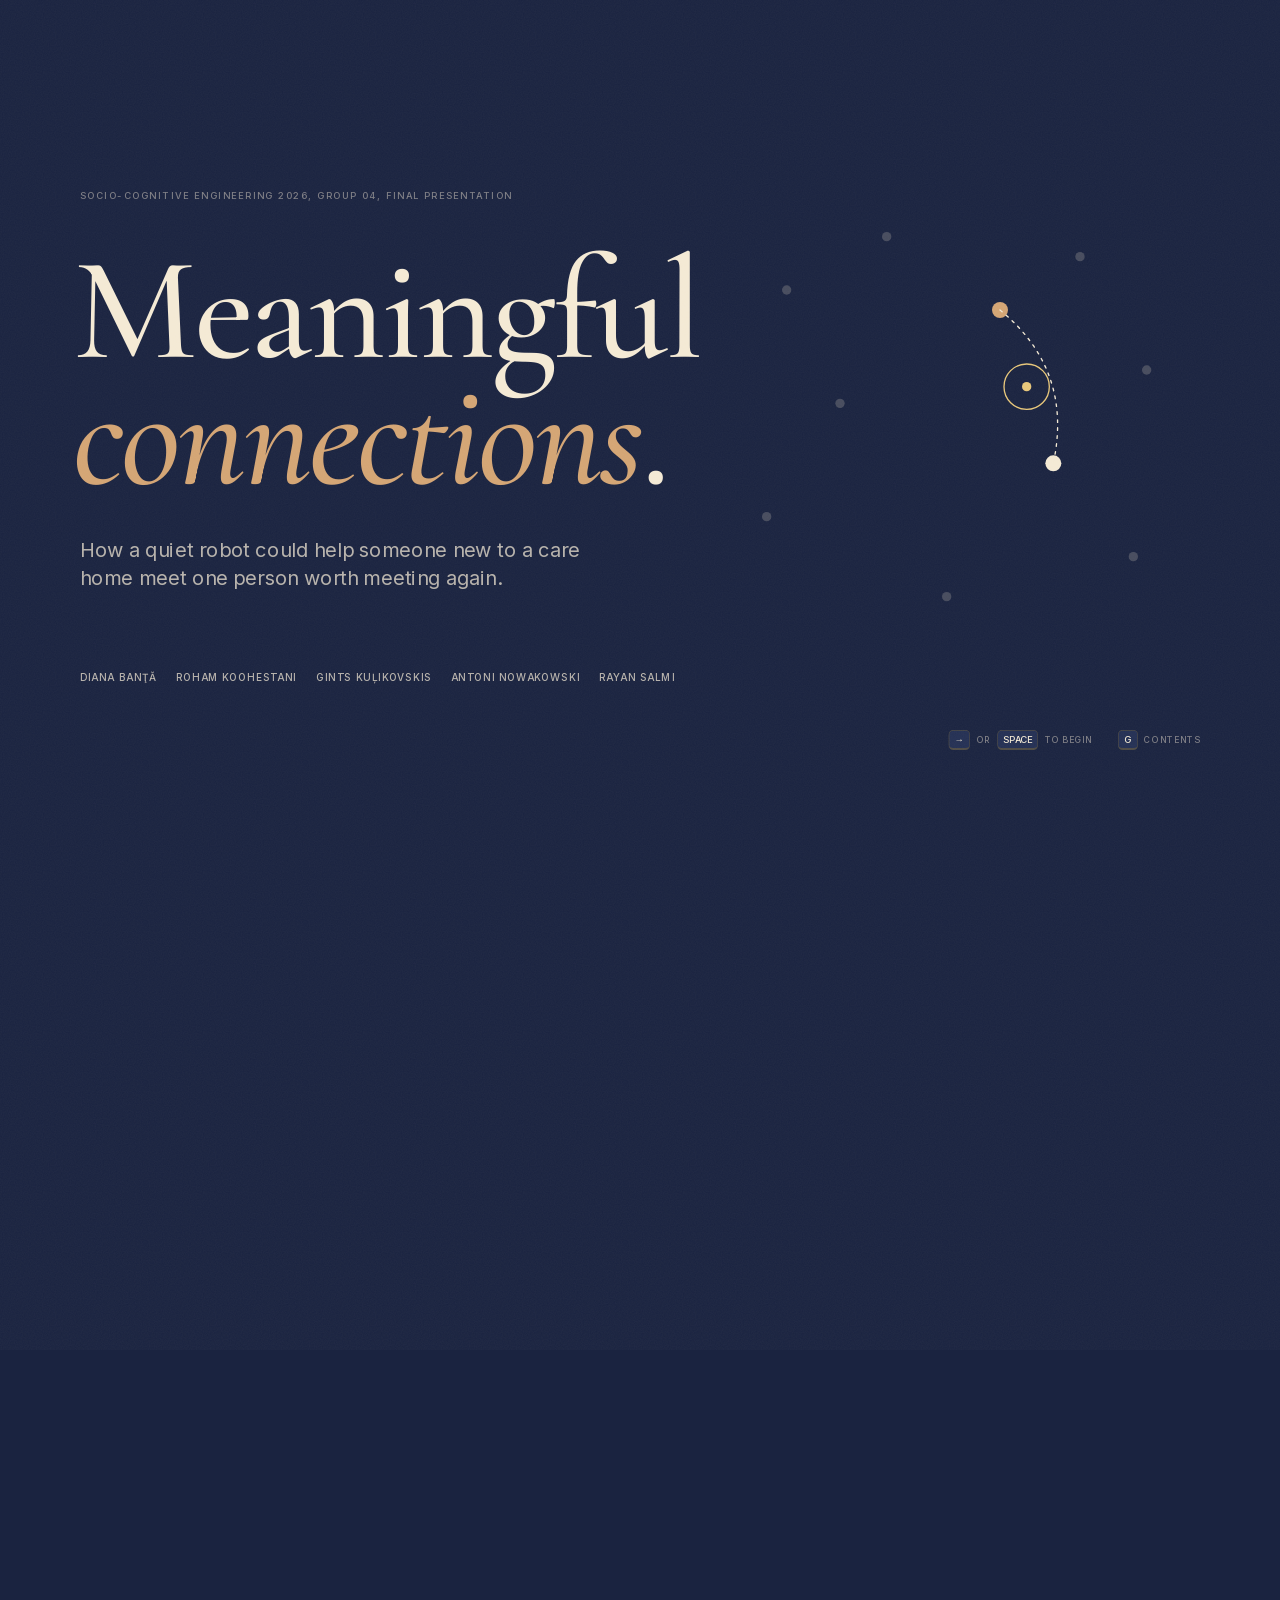
<file: final-presentation/index.html>
<!doctype html>
<html lang="en">
<head>
  <meta charset="utf-8">
  <meta name="viewport" content="width=device-width, initial-scale=1">
  <title>Meaningful connections, SCE 2026 Group 04</title>
  <meta name="description" content="Final presentation, Socio-Cognitive Engineering 2026, Group 04: a quiet robot that helps a newcomer to a care home meet one person worth meeting again.">
  <link rel="icon" href="data:image/svg+xml,%3Csvg xmlns=%22http://www.w3.org/2000/svg%22 viewBox=%220 0 32 32%22%3E%3Crect width=%2232%22 height=%2232%22 rx=%227%22 fill=%22%23F2EDE4%22/%3E%3Cpath d=%22M9 20 Q16 8 23 14%22 fill=%22none%22 stroke=%22%2317150F%22 stroke-width=%222%22/%3E%3Ccircle cx=%229%22 cy=%2220%22 r=%224%22 fill=%22%23D2552C%22/%3E%3Ccircle cx=%2223%22 cy=%2214%22 r=%224%22 fill=%22%232B7A65%22/%3E%3C/svg%3E">
  <link rel="stylesheet" href="css/style.css">
</head>
<body>
  <!-- Scroll length lives here; the stage itself is fixed and scrubbed by scroll position. -->
  <div id="scroller" aria-hidden="true"></div>

  <main id="stage" aria-live="polite">
    <svg id="art" viewBox="0 0 1920 1080" width="1920" height="1080" aria-hidden="true"></svg>
    <div id="layer"></div>
    <div id="hud"></div>
  </main>

  <div id="index" hidden></div>
  <div id="notes" hidden></div>
  <noscript><p class="noscript">This presentation needs JavaScript.</p></noscript>

  <script src="vendor/gsap.min.js"></script>
  <script src="js/engine.js"></script>
  <script src="js/lib.js"></script>
  <script src="js/scenes-a.js"></script>
  <script src="js/scenes-b.js"></script>
  <script src="js/scenes-d.js"></script>
  <script src="js/scenes-e.js"></script>
  <script src="js/notes.js"></script>
  <script src="js/main.js"></script>
</body>
</html>
</file>
<file: final-presentation/css/style.css>
/* ------------------------------------------------------------------
   Fonts (vendored so the deck runs offline)
   ------------------------------------------------------------------ */
@font-face { font-family: "Cormorant Garamond"; font-style: normal; font-weight: 400; font-display: block; src: url(../fonts/CormorantGaramond-400-normal.woff2) format("woff2"); unicode-range: U+0000-00FF, U+0131, U+0152-0153, U+02BB-02BC, U+02C6, U+02DA, U+02DC, U+0304, U+0308, U+0329, U+2000-206F, U+20AC, U+2122, U+2191, U+2193, U+2212, U+2215, U+FEFF, U+FFFD; }
@font-face { font-family: "Cormorant Garamond"; font-style: normal; font-weight: 400; font-display: block; src: url(../fonts/CormorantGaramond-400-normal-ext.woff2) format("woff2"); unicode-range: U+0100-02BA, U+02BD-02C5, U+02C7-02CC, U+02CE-02D7, U+02DD-02FF, U+1E00-1E9F, U+1EF2-1EFF, U+2C60-2C7F, U+A720-A7FF; }
@font-face { font-family: "Cormorant Garamond"; font-style: italic; font-weight: 400; font-display: block; src: url(../fonts/CormorantGaramond-400-italic.woff2) format("woff2"); unicode-range: U+0000-00FF, U+0131, U+0152-0153, U+02BB-02BC, U+02C6, U+02DA, U+02DC, U+0304, U+0308, U+0329, U+2000-206F, U+20AC, U+2122, U+2191, U+2193, U+2212, U+2215, U+FEFF, U+FFFD; }
@font-face { font-family: "Cormorant Garamond"; font-style: italic; font-weight: 400; font-display: block; src: url(../fonts/CormorantGaramond-400-italic-ext.woff2) format("woff2"); unicode-range: U+0100-02BA, U+02BD-02C5, U+02C7-02CC, U+02CE-02D7, U+02DD-02FF, U+1E00-1E9F, U+1EF2-1EFF, U+2C60-2C7F, U+A720-A7FF; }
@font-face { font-family: "Cormorant Garamond"; font-style: normal; font-weight: 500; font-display: block; src: url(../fonts/CormorantGaramond-500-normal.woff2) format("woff2"); unicode-range: U+0000-00FF, U+0131, U+0152-0153, U+02BB-02BC, U+02C6, U+02DA, U+02DC, U+0304, U+0308, U+0329, U+2000-206F, U+20AC, U+2122, U+2191, U+2193, U+2212, U+2215, U+FEFF, U+FFFD; }
@font-face { font-family: "Cormorant Garamond"; font-style: normal; font-weight: 500; font-display: block; src: url(../fonts/CormorantGaramond-500-normal-ext.woff2) format("woff2"); unicode-range: U+0100-02BA, U+02BD-02C5, U+02C7-02CC, U+02CE-02D7, U+02DD-02FF, U+1E00-1E9F, U+1EF2-1EFF, U+2C60-2C7F, U+A720-A7FF; }
@font-face { font-family: "Cormorant Garamond"; font-style: italic; font-weight: 500; font-display: block; src: url(../fonts/CormorantGaramond-500-italic.woff2) format("woff2"); unicode-range: U+0000-00FF, U+0131, U+0152-0153, U+02BB-02BC, U+02C6, U+02DA, U+02DC, U+0304, U+0308, U+0329, U+2000-206F, U+20AC, U+2122, U+2191, U+2193, U+2212, U+2215, U+FEFF, U+FFFD; }
@font-face { font-family: "Cormorant Garamond"; font-style: italic; font-weight: 500; font-display: block; src: url(../fonts/CormorantGaramond-500-italic-ext.woff2) format("woff2"); unicode-range: U+0100-02BA, U+02BD-02C5, U+02C7-02CC, U+02CE-02D7, U+02DD-02FF, U+1E00-1E9F, U+1EF2-1EFF, U+2C60-2C7F, U+A720-A7FF; }
@font-face { font-family: "Cormorant Garamond"; font-style: normal; font-weight: 600; font-display: block; src: url(../fonts/CormorantGaramond-600-normal.woff2) format("woff2"); unicode-range: U+0000-00FF, U+0131, U+0152-0153, U+02BB-02BC, U+02C6, U+02DA, U+02DC, U+0304, U+0308, U+0329, U+2000-206F, U+20AC, U+2122, U+2191, U+2193, U+2212, U+2215, U+FEFF, U+FFFD; }
@font-face { font-family: "Cormorant Garamond"; font-style: normal; font-weight: 600; font-display: block; src: url(../fonts/CormorantGaramond-600-normal-ext.woff2) format("woff2"); unicode-range: U+0100-02BA, U+02BD-02C5, U+02C7-02CC, U+02CE-02D7, U+02DD-02FF, U+1E00-1E9F, U+1EF2-1EFF, U+2C60-2C7F, U+A720-A7FF; }
@font-face { font-family: "Cormorant Garamond"; font-style: italic; font-weight: 600; font-display: block; src: url(../fonts/CormorantGaramond-600-italic.woff2) format("woff2"); unicode-range: U+0000-00FF, U+0131, U+0152-0153, U+02BB-02BC, U+02C6, U+02DA, U+02DC, U+0304, U+0308, U+0329, U+2000-206F, U+20AC, U+2122, U+2191, U+2193, U+2212, U+2215, U+FEFF, U+FFFD; }
@font-face { font-family: "Cormorant Garamond"; font-style: italic; font-weight: 600; font-display: block; src: url(../fonts/CormorantGaramond-600-italic-ext.woff2) format("woff2"); unicode-range: U+0100-02BA, U+02BD-02C5, U+02C7-02CC, U+02CE-02D7, U+02DD-02FF, U+1E00-1E9F, U+1EF2-1EFF, U+2C60-2C7F, U+A720-A7FF; }
@font-face { font-family: "Inter"; font-style: normal; font-weight: 300 700; font-display: block; src: url(../fonts/Inter-Variable.woff2) format("woff2"); unicode-range: U+0000-00FF, U+0131, U+0152-0153, U+02BB-02BC, U+02C6, U+02DA, U+02DC, U+0304, U+0308, U+0329, U+2000-206F, U+20AC, U+2122, U+2191, U+2193, U+2212, U+2215, U+FEFF, U+FFFD; }
@font-face { font-family: "Inter"; font-style: normal; font-weight: 300 700; font-display: block; src: url(../fonts/Inter-Variable-ext.woff2) format("woff2"); unicode-range: U+0100-02BA, U+02BD-02C5, U+02C7-02CC, U+02CE-02D7, U+02DD-02FF, U+1E00-1E9F, U+1EF2-1EFF, U+2C60-2C7F, U+A720-A7FF; }

/* ------------------------------------------------------------------
   Palette. One meaning per accent, everywhere:
   tan = Elena (the newcomer), cream = Jan, gold = Pepper and the System,
   blue-grey = Myra (the care worker), grey = the morning-care line,
   coral = a tension, risk or adverse claim
   ------------------------------------------------------------------ */
:root {
  --bg: #1A2340;
  --bg-2: #243054;
  --card: #243054;
  --ink: #F4EAD5;
  --ink-2: rgba(244, 234, 213, .72);
  --muted: rgba(244, 234, 213, .46);
  --line: #4E4B46;
  --elena: #D4A574;
  --jan: #F4EAD5;
  --sys: #E8C77A;
  --myra: #A9B4D6;
  --mc: #8C8A84;
  --alert: #E08A72;

  --serif: "Cormorant Garamond", "Iowan Old Style", Georgia, serif;
  --sans: "Inter", -apple-system, "Segoe UI", Helvetica, Arial, sans-serif;
  --mono: "Inter", -apple-system, "Segoe UI", Helvetica, Arial, sans-serif;
}

* { box-sizing: border-box; }
html { background: var(--bg); scrollbar-width: none; }
html::-webkit-scrollbar { display: none; }
body {
  margin: 0; background: var(--bg); color: var(--ink);
  font-family: var(--sans);
  -webkit-font-smoothing: antialiased; text-rendering: optimizeLegibility;
  overflow-x: hidden;
  font-variant-numeric: lining-nums;
}
/* Paper grain */
body::after {
  content: ""; position: fixed; inset: -50%; pointer-events: none; z-index: 3; opacity: .05;
  background-image: url("data:image/svg+xml;utf8,<svg xmlns='http://www.w3.org/2000/svg' width='160' height='160'><filter id='n'><feTurbulence type='fractalNoise' baseFrequency='.85' numOctaves='2' stitchTiles='stitch'/><feColorMatrix values='0 0 0 0 1  0 0 0 0 .95  0 0 0 0 .85  0 0 0 .8 0'/></filter><rect width='100%' height='100%' filter='url(%23n)'/></svg>");
}

#scroller { position: relative; width: 1px; z-index: -1; }
#stage {
  position: fixed; left: 50%; top: 50%; width: 1920px; height: 1080px;
  transform-origin: 50% 50%; z-index: 1; user-select: none; -webkit-user-select: none;
}
#art, #layer, #hud { position: absolute; left: 0; top: 0; width: 1920px; height: 1080px; }
#art { overflow: visible; }
#layer { pointer-events: none; }
#layer a { pointer-events: auto; }
#hud { pointer-events: none; z-index: 5; }
.noscript { position: fixed; inset: 0; display: grid; place-items: center; font: 24px var(--sans); }

.abs { position: absolute; }
em { font-style: italic; }
.c-elena { color: var(--elena); } .c-jan { color: var(--jan); } .c-sys { color: var(--sys); }
.c-myra { color: var(--myra); } .c-mc { color: var(--mc); } .c-alert { color: var(--alert); } .c-muted { color: var(--muted); }

a { color: inherit; }
a.ref {
  text-decoration: none; border-bottom: 1px solid currentColor; padding-bottom: 1px;
  transition: color .2s;
}
a.ref:hover { color: var(--sys); }

/* ------------------------------------------------------------------
   Type
   ------------------------------------------------------------------ */
.kicker, .cap .k, .label {
  font: 500 14px/1.2 var(--sans); letter-spacing: .16em; text-transform: uppercase; color: var(--muted);
}
.cap { position: absolute; width: 640px; }
.cap .k { margin-bottom: 26px; display: flex; align-items: center; gap: 14px; }
.cap .k::before { content: ""; width: 30px; height: 1.5px; background: currentColor; }
.cap h2 {
  font: 500 86px/.98 var(--serif); letter-spacing: -.01em; margin: 0 0 26px;
  text-wrap: balance;
}
.cap h2 em { color: var(--elena); font-style: italic; }
.cap .b { font: 400 25px/1.5 var(--sans); color: var(--ink-2); margin: 0 0 24px; text-wrap: pretty; }
.cap .b b { color: var(--ink); font-weight: 600; }
.cap .c {
  font: 400 14px/1.6 var(--mono); letter-spacing: .04em; color: var(--muted);
  padding-top: 14px; border-top: 1px solid var(--line); display: inline-block;
}
.cap .c a.ref { color: var(--ink-2); }
.cap.wide { width: 1500px; }
.cap.wide h2 { font-size: 84px; margin-bottom: 18px; }
.cap.wide .b { max-width: 1180px; }
/* Scenario beats: the headline shares the column with spoken lines */
.cap.scene { width: 760px; }
.cap.scene h2 { font-size: 66px; margin-bottom: 20px; }

.statement h1 { font: 500 220px/.86 var(--serif); letter-spacing: -.02em; margin: 0; }
.statement h1 em { color: var(--elena); }
.lede { font: 400 30px/1.42 var(--sans); color: var(--ink-2); text-wrap: pretty; margin: 0; }

/* Day marker in the story chapters */
.day { position: absolute; right: 120px; top: 108px; text-align: right; }
.day .n { font: italic 500 72px/1 var(--serif); color: var(--ink); }
.day .w { font: 500 13px/1 var(--mono); letter-spacing: .16em; text-transform: uppercase; color: var(--muted); margin-top: 8px; }

/* Spoken lines */
.line { position: absolute; width: 560px; }
.line .who { font: 500 12px/1 var(--mono); letter-spacing: .16em; text-transform: uppercase; margin-bottom: 12px; }
.line .say { font: italic 500 46px/1.12 var(--serif); color: var(--ink); text-wrap: balance; }
.line.sys .who { color: var(--muted); } .line.sys .say { color: var(--sys); }
.line.elena .who { color: var(--elena); } .line.jan .who { color: var(--jan); } .line.myra .who { color: var(--myra); }

/* ------------------------------------------------------------------
   Simple PowerPoint-style opening slides
   ------------------------------------------------------------------ */
.ppt-slide {
  position: absolute; left: 140px; top: 175px; width: 1640px;
}
.ppt-slide .k {
  font: 500 14px/1.2 var(--sans); letter-spacing: .16em; text-transform: uppercase;
  color: var(--elena); margin-bottom: 28px; display: flex; align-items: center; gap: 14px;
}
.ppt-slide .k::before { content: ""; width: 30px; height: 1.5px; background: currentColor; }
.ppt-slide h2 {
  font: 500 88px/1.04 var(--serif); letter-spacing: -.01em; margin: 0 0 56px;
  max-width: 1420px; text-wrap: balance;
}
.ppt-slide h2 em { color: var(--elena); font-style: italic; }
.ppt-pills {
  display: flex; flex-wrap: wrap; gap: 20px; margin-top: 12px;
}
.ppt-pill {
  font: 400 24px/1.2 var(--sans); color: var(--ink);
  background: var(--card); border: 1px solid var(--line); border-radius: 99px;
  padding: 20px 34px;
}
.ppt-grid-3 {
  display: grid; grid-template-columns: repeat(3, 1fr); gap: 32px;
}
.ppt-grid-2 {
  display: grid; grid-template-columns: repeat(2, 1fr); gap: 40px;
}
.ppt-card {
  background: var(--card); border: 1px solid var(--line); border-radius: 18px;
  padding: 36px 40px;
}
.ppt-card.accent {
  border-color: rgba(212, 165, 116, .55);
}
.ppt-card .num {
  font: 500 14px/1 var(--mono); letter-spacing: .16em; text-transform: uppercase;
  color: var(--elena); margin-bottom: 18px;
}
.ppt-card h3 {
  font: 500 48px/1.06 var(--serif); margin: 0 0 14px; color: var(--ink);
}
.ppt-card p {
  font: 400 22px/1.45 var(--sans); color: var(--ink-2); margin: 0;
}
.ppt-list {
  list-style: none; padding: 0; margin: 18px 0 0; display: grid; gap: 18px;
}
.ppt-list li {
  font: 400 24px/1.4 var(--sans); color: var(--ink-2);
  display: flex; align-items: baseline; gap: 16px;
}
.ppt-list li::before {
  content: ""; width: 8px; height: 8px; border-radius: 50%;
  background: var(--muted); flex: none; transform: translateY(-3px);
}
.ppt-card.accent .ppt-list li::before {
  background: var(--elena);
}
.ppt-list li b {
  color: var(--ink); font-weight: 600;
}

/* ------------------------------------------------------------------
   Pieces
   ------------------------------------------------------------------ */
.card {
  position: absolute; background: var(--card); border: 1px solid var(--line); border-radius: 16px;
  padding: 26px 28px; box-shadow: none;
}
.card .id { font: 500 12px/1 var(--mono); letter-spacing: .14em; text-transform: uppercase; color: var(--accent, var(--muted)); }
.card h3 { font: 500 42px/1.02 var(--serif); margin: 14px 0 12px; }
.card p { font: 400 18px/1.45 var(--sans); color: var(--ink-2); margin: 0; }
.card .foot { margin-top: 16px; font: 400 13px/1.5 var(--mono); color: var(--muted); }
.card .foot a.ref { color: var(--ink-2); }
.card.alert { border-color: rgba(224,138,114,.55); }

.persona { padding: 0; overflow: hidden; display: grid; grid-template-columns: 240px 1fr; }
.persona img { width: 240px; height: 100%; object-fit: cover; display: block; filter: saturate(.85); }
.persona .body { padding: 28px 30px; }
.persona .name { font: 400 72px/.9 var(--serif); margin: 10px 0 14px; }
.persona p { font-size: 18px; margin-bottom: 12px; }
.persona .tags { display: flex; flex-wrap: wrap; gap: 8px; margin-top: 14px; }

.tag {
  display: inline-block; font: 500 12px/1 var(--mono); letter-spacing: .08em; text-transform: uppercase;
  padding: 7px 10px; border-radius: 99px; border: 1px solid currentColor; white-space: nowrap;
}
.tag.solid { color: var(--bg) !important; border-color: transparent; }

.shot {
  position: absolute; border-radius: 14px; overflow: hidden; background: #fff;
  border: 1px solid var(--line); box-shadow: 0 30px 80px -30px rgba(0,0,0,.6);
}
.shot img { display: block; width: 100%; height: auto; }
.shot-cap { position: absolute; font: 400 14px/1.5 var(--mono); color: var(--muted); letter-spacing: .03em; }

.rowlist { position: absolute; }
.rowlist .r {
  display: grid; grid-template-columns: 110px 1fr; gap: 18px; align-items: baseline;
  padding: 16px 0; border-top: 1px solid var(--line);
}
.rowlist .r:last-child { border-bottom: 1px solid var(--line); }
.rowlist .r .i { font: 500 13px/1.3 var(--mono); letter-spacing: .08em; color: var(--accent, var(--sys)); }
.rowlist .r .t { font: 500 36px/1.1 var(--serif); }
.rowlist .r .t small { display: block; font: 400 17px/1.45 var(--sans); color: var(--ink-2); margin-top: 6px; }
.rowlist .r .t small a.ref { color: var(--ink-2); }
.rowlist .r.adverse .i { color: var(--alert); }
.rowlist .r.adverse .t { color: var(--alert); }

/* Assignment sections use document flow inside one bounded stage region.
   Heading and body cannot collide when a title wraps onto a second line. */
.brief-slide {
  position: absolute; left: 120px; top: 155px; width: 1680px;
  max-height: 800px; display: flex; flex-direction: column;
}
.brief-slide header { flex: none; }
.brief-slide .kicker { color: var(--elena); display: flex; align-items: center; gap: 18px; }
.brief-slide h2 { font: 500 76px/1.02 var(--serif); letter-spacing: -.01em; margin: 24px 0 20px; max-width: 1560px; }
.brief-lead { font: 400 24px/1.45 var(--sans); color: var(--ink-2); max-width: 1510px; margin: 0; }
.brief-body { margin-top: 38px; }
.brief-table { width: 100%; border-collapse: collapse; table-layout: fixed; }
.brief-table th { font: 500 13px/1.35 var(--mono); text-align: left; text-transform: uppercase; letter-spacing: .12em; color: var(--muted); padding: 0 24px 16px 0; }
.brief-table td { font: 400 24px/1.42 var(--sans); vertical-align: top; border-top: 1px solid var(--line); padding: 20px 30px 20px 0; color: var(--ink-2); overflow-wrap: anywhere; }
.brief-table th:first-child, .brief-table td:first-child { width: 24%; }
.brief-table td:first-child { font: 500 30px/1.16 var(--serif); color: var(--ink); }
.brief-table th:last-child, .brief-table td:last-child { padding-right: 0; }
.brief-table td b { font-weight: 500; color: var(--ink); }
.brief-table small { display: block; font: 400 13px/1.5 var(--mono); color: var(--muted); margin-top: 10px; }
.brief-table.brief-compact td { font-size: 20px; line-height: 1.28; padding-top: 13px; padding-bottom: 13px; }
.brief-table.brief-compact td:first-child { font-size: 25px; }
.brief-table.brief-compact small { font-size: 11px; margin-top: 5px; }
.brief-id { color: var(--sys); }
.brief-verdicts td { font-size: 22px; padding-right: 24px; }
.brief-verdicts th:first-child, .brief-verdicts td:first-child { width: 16%; }
.brief-verdicts th { width: 28%; }
.brief-three, .brief-two { display: grid; gap: 42px; grid-template-columns: repeat(3, minmax(0, 1fr)); }
.brief-two { grid-template-columns: repeat(2, minmax(0, 1fr)); gap: 50px; }
.brief-three > div, .brief-two > div { border-top: 1px solid var(--line); padding-top: 24px; }
.brief-body h3 { font: 500 44px/1.08 var(--serif); margin: 18px 0; }
.brief-body p { font: 400 24px/1.5 var(--sans); color: var(--ink-2); margin: 0 0 20px; }
.brief-body p b { color: var(--ink); font-weight: 500; }
.brief-four { gap: 26px 50px; }
.brief-four h3 { font-size: 36px; margin: 12px 0; }
.brief-four p { font-size: 22px; }
.brief-foot { border-top: 1px solid var(--line); margin-top: 24px; padding-top: 14px; font: 400 17px/1.45 var(--sans); color: var(--muted); }
.brief-wip { border: 1px solid var(--alert); color: var(--alert); border-radius: 99px; padding: 6px 12px; font: 500 12px/1 var(--sans); letter-spacing: .12em; }
.pending { color: var(--muted); }
.demo-wip { position: absolute; left: 120px; top: 130px; font: 500 13px/1.3 var(--mono); letter-spacing: .12em; text-transform: uppercase; color: var(--alert); }

.vs { position: absolute; width: 520px; }
.vs .pair { display: flex; align-items: baseline; gap: 16px; font: 500 50px/1.05 var(--serif); }
.vs .pair i { font: 400 15px/1 var(--mono); color: var(--alert); font-style: normal; letter-spacing: .1em; }
.vs p { font: 400 18px/1.45 var(--sans); color: var(--ink-2); margin: 10px 0 0; }
.vs .id { font: 500 12px/1 var(--mono); letter-spacing: .14em; color: var(--alert); margin-bottom: 10px; }

.stat .num { font: 300 230px/.9 var(--sans); letter-spacing: -.04em; letter-spacing: -.03em; }
.stat .lab { font: 500 14px/1.4 var(--mono); letter-spacing: .14em; text-transform: uppercase; color: var(--muted); margin-top: 14px; }
.stat .sub { font: 400 20px/1.45 var(--sans); color: var(--ink-2); margin-top: 10px; }

.never { position: absolute; }
.never .lab { font: 500 13px/1 var(--mono); letter-spacing: .14em; text-transform: uppercase; color: var(--alert); margin-bottom: 16px; }
.never .it { position: relative; font: 500 42px/1.4 var(--serif); color: var(--ink-2); display: table; }
.never .it i { position: absolute; left: -4px; right: -4px; top: 54%; height: 2.5px; background: var(--alert); transform-origin: 0 50%; }

.names { font: 500 15px/1.4 var(--mono); letter-spacing: .1em; text-transform: uppercase; color: var(--ink-2); display: flex; flex-wrap: wrap; gap: 10px 28px; }
.hint { position: absolute; font: 500 13px/1 var(--mono); letter-spacing: .12em; text-transform: uppercase; color: var(--muted); display: flex; gap: 10px; align-items: center; }
.key { display: inline-grid; place-items: center; min-width: 30px; height: 30px; padding: 0 8px; border: 1px solid var(--line); border-bottom-width: 3px; border-radius: 7px; color: var(--ink); background: var(--card); font: 500 14px/1 var(--sans); letter-spacing: 0; }

/* SVG text helpers */
.st-mono { font-family: var(--mono); }
.st-sans { font-family: var(--sans); }
.st-serif { font-family: var(--serif); }

/* Ambient loops (never touched by GSAP, so scrubbing stays deterministic) */
@keyframes spin { to { transform: rotate(360deg); } }
@keyframes pulse { 0% { transform: scale(.7); opacity: .9; } 100% { transform: scale(2.1); opacity: 0; } }
@keyframes breathe { 0%, 100% { transform: scale(1); } 50% { transform: scale(1.12); } }
@keyframes dash { to { stroke-dashoffset: -40; } }
.spin { transform-box: fill-box; transform-origin: 50% 50%; animation: spin 18s linear infinite; }
.pulse { transform-box: fill-box; transform-origin: 50% 50%; animation: pulse 2.2s ease-out infinite; }
.breathe { transform-box: fill-box; transform-origin: 50% 50%; animation: breathe 3.4s ease-in-out infinite; }
.marching { animation: dash 1.6s linear infinite; }
@keyframes rise { from { opacity: 0; transform: translateY(26px); } }
.rise { animation: rise 2.2s cubic-bezier(.2, .7, .2, 1) both; }
.cover .rise:nth-child(2) { animation-delay: .3s; }
.cover .rise:nth-child(3) { animation-delay: .7s; }
.cover .rise:nth-child(4) { animation-delay: 1.1s; }
.cover .rise:nth-child(5) { animation-delay: 1.6s; }

/* ------------------------------------------------------------------
   HUD
   ------------------------------------------------------------------ */
.hud-top { position: absolute; left: 120px; right: 120px; top: 46px; display: flex; justify-content: space-between; align-items: center; font: 500 13px/1 var(--mono); letter-spacing: .14em; text-transform: uppercase; color: var(--muted); }
.hud-top .brand { display: flex; gap: 22px; align-items: center; }
.hud-top .brand i { width: 7px; height: 7px; border-radius: 50%; background: var(--elena); display: inline-block; }
.hud-top .chap { color: var(--ink); white-space: pre; }
.hud-top .count b { color: var(--ink); font-weight: 500; }
.hud-top .mode { margin-right: 26px; color: rgba(244,234,213,.3); }

.rail { position: absolute; left: 120px; right: 120px; bottom: 30px; height: 20px; pointer-events: auto; }
.rail .seg { position: absolute; top: 0; height: 20px; cursor: pointer; }
.rail .seg .track { position: absolute; left: 0; right: 4px; top: 9px; height: 2px; background: rgba(244,234,213,.14); border-radius: 2px; overflow: hidden; }
.rail .seg .fill { position: absolute; left: 0; top: 0; bottom: 0; width: 0; background: var(--ink); }
.rail .seg .nm { position: absolute; left: 0; top: -16px; font: 500 10.5px/1 var(--mono); letter-spacing: .12em; text-transform: uppercase; color: rgba(244,234,213,.32); white-space: nowrap; transition: color .3s; }
.rail .seg.on .nm { color: var(--ink); }
.rail .seg:hover .nm { color: var(--ink-2); }

#index {
  position: fixed; inset: 0; z-index: 10; background: rgba(26, 35, 64, .97); backdrop-filter: blur(8px);
  padding: 7vh 8vw; overflow: auto; color: var(--ink);
}
#index[hidden] { display: none; }
#index h2 { font: 500 64px/1 var(--serif); margin: 0 0 4vh; }
#index h2 span { font: 500 13px/1 var(--mono); letter-spacing: .14em; color: var(--muted); margin-left: 18px; text-transform: uppercase; vertical-align: middle; }
#index .cols { display: grid; grid-template-columns: repeat(4, 1fr); gap: 3vh 3vw; }
#index .ch h3 { font: 500 12px/1 var(--sans); letter-spacing: .14em; text-transform: uppercase; color: var(--elena); margin: 0 0 12px; white-space: pre; }
#index .ch a { display: flex; gap: 12px; font: 400 16px/1.25 var(--sans); color: var(--ink-2); text-decoration: none; padding: 6px 0; border-top: 1px solid var(--line); }
#index .ch a:hover { color: var(--ink); }
#index .ch a.on { color: var(--elena); }
#index .ch a span { font: 400 12px/1.8 var(--mono); color: var(--muted); width: 26px; flex: none; }
#index .keys { margin-top: 4vh; font: 400 14px/2 var(--mono); color: var(--muted); display: flex; flex-wrap: wrap; gap: 8px 30px; }

/* Speaker notes (N): what we say at this stop. Hidden by default. */
#notes {
  position: fixed; left: 0; right: 0; bottom: 0; z-index: 9; max-height: 38vh; overflow: auto;
  padding: 22px 8vw 28px; background: rgba(20, 27, 50, .97); border-top: 1px solid var(--line);
  font: 400 19px/1.55 var(--sans); color: var(--ink-2);
}
#notes[hidden] { display: none; }
#notes .t { font: 500 13px/1 var(--sans); letter-spacing: .16em; text-transform: uppercase; color: var(--elena); margin-bottom: 10px; }
#notes p { margin: 0 0 8px; max-width: 1100px; }

/* Artifact: what we built */
.art-grid { display: grid; grid-template-columns: 760px 1fr; gap: 56px; align-items: start; }
.art-cols > div { border-top: 1px solid var(--line); padding: 18px 0 6px; }
.art-cols p { font-size: 21px; line-height: 1.45; margin: 8px 0 12px; }
.art-shots { display: grid; grid-template-columns: 1fr 1fr; gap: 18px; }
.art-shots figure { margin: 0; }
.art-shots figure:first-child { grid-column: 1 / -1; }
.art-shots img { display: block; width: 100%; max-height: 250px; object-fit: cover; object-position: top left; border-radius: 10px; border: 1px solid var(--line); }
.art-shots figure:not(:first-child) img { max-height: 150px; }
.art-shots figcaption { font: 500 12px/1.3 var(--mono); letter-spacing: .1em; text-transform: uppercase; color: var(--muted); margin-top: 8px; }

/* Live audience cognitive walkthrough slide */
.live-grid { display: grid; grid-template-columns: 790px 1fr; gap: 46px; align-items: start; }
.live-cols > div { border-top: 1px solid var(--line); padding: 14px 0 4px; }
.live-cols p { font-size: 19.5px; line-height: 1.4; margin: 6px 0 8px; }
.live-shots { display: grid; grid-template-columns: 1fr 1fr; gap: 22px; align-items: start; }
.live-shots figure { margin: 0; }
.live-shots img { display: block; width: 100%; height: 470px; object-fit: contain; object-position: top center; border-radius: 12px; border: 1px solid var(--line); background: rgba(12, 16, 28, .65); }
.live-shots figcaption { font: 500 12px/1.3 var(--mono); letter-spacing: .09em; text-transform: uppercase; color: var(--muted); margin-top: 8px; }

/* Full-stage video stops: each file plays as it is, over the HUD and without the paper grain. */
.video-slide { position: absolute; left: 0; top: 0; width: 1920px; height: 1080px; z-index: 6; background: #000; pointer-events: auto; }
.video-slide video { display: block; width: 100%; height: 100%; object-fit: contain; }
body.on-video::after { opacity: 0; }

/* Verdict chips */
.v { display: inline-block; font: 500 13px/1 var(--mono); letter-spacing: .1em; text-transform: uppercase; border-radius: 99px; padding: 7px 12px; border: 1px solid currentColor; white-space: nowrap; }
.v.sup { color: #9CC9A4; }
.v.qual { color: var(--sys); }
.v.chal { color: var(--alert); }
.v.none { color: var(--muted); }
.unexp { display: block; margin-top: 8px; color: var(--sys); }
.unexp::before { content: 'Unexpected · '; font: 500 12px/1 var(--mono); letter-spacing: .1em; text-transform: uppercase; }
.brief-table.brief-findings td { font-size: 19px; line-height: 1.32; padding-top: 12px; padding-bottom: 12px; }
.brief-table.brief-findings td:first-child { width: 17%; font-size: 24px; }
.brief-table.brief-findings th:last-child, .brief-table.brief-findings td:last-child { width: 17%; }
.brief-table.brief-findings th:nth-child(2) { width: 66%; }

/* Results not yet observed: a visible slot to fill in after the walkthrough */
.todo { display: inline-block; border: 1px dashed var(--alert); color: var(--alert); border-radius: 6px; padding: 1px 9px; font: 400 .85em/1.3 var(--sans); }
.v.pend { color: var(--muted); border-style: dashed; }
.unexp.known::before { content: 'Known from the build · '; }

/* Next iteration: the cycle */
.cycle { display: grid; grid-template-columns: 1fr 34px 1fr 34px 1fr 34px 1fr 34px; align-items: center; gap: 14px; margin-bottom: 30px; }
.cycle > div { border: 1px solid var(--line); border-radius: 12px; padding: 16px 18px; min-height: 104px; }
.cycle > div:first-child { border-color: var(--sys); }
.cycle p { font: 400 19px/1.35 var(--sans); color: var(--ink-2); margin: 8px 0 0; }
.cycle i { font: italic 500 40px/1 var(--serif); color: var(--elena); text-align: center; font-style: normal; }
.brief-table.brief-four-col th:nth-child(2), .brief-table.brief-four-col td:nth-child(2) { width: 24%; }
.brief-table.brief-four-col th:nth-child(3) { width: auto; }

/* Invented placeholder numbers: press P to highlight */

/* Design rules: why → rule */
.why-row { display: grid; grid-template-columns: 640px 60px 1fr; gap: 24px; align-items: baseline; border-top: 1px solid var(--line); padding-top: 26px; }
.why-row .why { font: 400 25px/1.4 var(--sans); color: var(--ink-2); }
.why-row .arrow { font: 500 44px/1 var(--serif); color: var(--elena); }
.why-row .rule { font: 500 56px/1.05 var(--serif); color: var(--ink-2); }
.why-row .rule span { color: var(--muted); }
.why-row .rule b { font-weight: 500; color: var(--ink); }
.rule-strip { border: 1px solid var(--sys); border-radius: 12px; padding: 18px 26px; font: 400 24px/1.4 var(--sans); color: var(--ink-2); }
.rule-strip b { font-weight: 500; color: var(--sys); }

/* UC02 flow */
.flow { display: grid; grid-template-columns: repeat(6, 1fr); gap: 18px; }
.flow .step { border-top: 4px solid var(--c); padding-top: 16px; position: relative; }
.flow .n { font: italic 500 40px/1 var(--serif); color: var(--c); }
.flow .who { font: 500 15px/1 var(--sans); letter-spacing: .14em; text-transform: uppercase; color: var(--c); margin: 14px 0 10px; }
.flow .what { font: 500 36px/1.1 var(--serif); color: var(--ink); }
.flow .q { font: italic 500 22px/1.2 var(--serif); color: var(--sys); margin-top: 10px; }
.flow .pr { display: inline-block; margin-top: 16px; font: 500 13px/1 var(--sans); letter-spacing: .1em; text-transform: uppercase; color: var(--muted); border: 1px solid var(--line); border-radius: 99px; padding: 6px 10px; }
.flow-foot { border-top: 1px solid var(--line); padding-top: 20px; font: 400 25px/1.4 var(--sans); color: var(--ink-2); }
.flow-foot b { font-weight: 500; color: var(--elena); }

/* Plain Premise / Claim rows */
.plain .prow { display: grid; grid-template-columns: 110px 1fr 380px; gap: 30px; align-items: baseline; border-top: 1px solid var(--line); padding: 20px 0; }
.pid { font: 500 30px/1 var(--serif); color: var(--sys); }
.pt { font: 500 36px/1.1 var(--serif); color: var(--ink); }
.pw { font: 400 21px/1.4 var(--sans); color: var(--ink-2); margin-top: 6px; }
.plain .pass { font: 500 24px/1.3 var(--sans); color: var(--ink); }
.plain .pass .label { margin-bottom: 6px; }
.claims2 { display: grid; grid-template-columns: 1fr 1fr; gap: 60px; }
.claims2 > div > .label { margin-bottom: 8px; }
.ccard { border-top: 1px solid var(--line); padding: 18px 0 20px; display: grid; grid-template-columns: 80px 1fr; column-gap: 20px; }
.ccard .pid { grid-row: span 3; }
.ccard .how { font: 400 17px/1.4 var(--sans); color: var(--muted); margin-top: 10px; }
.claims2 > div:last-child .pid { color: var(--alert); }

/* Formative slides, plain version */
.fmethod { display: grid; grid-template-columns: 1fr 1fr; gap: 60px; }
.fmethod > div { border-top: 1px solid var(--line); padding-top: 22px; }
.fmethod h3 { font: 500 52px/1.05 var(--serif) !important; margin: 14px 0 18px !important; }
.fmethod p { font-size: 25px !important; line-height: 1.5 !important; }
.frow { display: grid; grid-template-columns: 70px 1fr 260px; gap: 26px; align-items: center; border-top: 1px solid var(--line); padding: 22px 0; }
.frow .pt .pid { font-size: 26px; margin-right: 12px; }
.mark { font: 500 46px/1 var(--sans); text-align: center; }
.mark.ok { color: #9CC9A4; }
.mark.no { color: var(--alert); }
.fcards { display: grid; grid-template-columns: repeat(3, 1fr); gap: 40px; }
.fcard { border-top: 4px solid var(--c, var(--line)); padding-top: 22px; }
.fcard.ok { --c: #9CC9A4; } .fcard.mid { --c: var(--sys); } .fcard.no { --c: var(--alert); }
.fcard .big { font: 500 96px/1 var(--serif); color: var(--c); }
.fcard .ft { font: 500 34px/1.15 var(--serif); color: var(--ink); margin-top: 10px; }
.fcard .fq { font: italic 500 26px/1.25 var(--serif); color: var(--ink-2); margin-top: 16px; }
.fcard .ftag { display: inline-block; margin-top: 18px; font: 500 13px/1 var(--sans); letter-spacing: .1em; text-transform: uppercase; color: var(--c); border: 1px solid var(--c); border-radius: 99px; padding: 7px 12px; }
.surprise { margin-top: 44px; border: 1px solid var(--sys); border-radius: 12px; padding: 18px 26px; font: 400 25px/1.4 var(--sans); color: var(--ink-2); }
.surprise b { color: var(--sys); font-weight: 500; }
.crow { display: grid; grid-template-columns: 540px 50px 1fr 140px; gap: 20px; align-items: baseline; border-top: 1px solid var(--line); padding: 20px 0; }
.crow .cf { font: 400 23px/1.35 var(--sans); color: var(--ink-2); }
.crow .arrow { font: 500 36px/1 var(--serif); color: var(--elena); }
.crow .cc { font: 500 32px/1.15 var(--serif); color: var(--ink); }
.crow .ctag { font: 500 13px/1 var(--sans); letter-spacing: .1em; text-transform: uppercase; color: var(--muted); text-align: right; }


/* ------------------------------------------------------------------
   Visual Presentation Widgets — Opening & Moving In (scenes-a.js)
   ------------------------------------------------------------------ */
.w-vs-stack { display: grid; gap: 26px; }
.w-pipeline {
  background: var(--card); border: 1px solid var(--line); border-radius: 18px;
  padding: 24px 32px;
}
.w-pipeline.bad { border-color: rgba(224, 138, 114, .45); }
.w-pipeline.good { border-color: rgba(232, 199, 122, .55); }
.w-pipe-head { display: flex; align-items: center; gap: 18px; margin-bottom: 20px; }
.w-pipe-head strong { font: 500 34px/1 var(--serif); color: var(--ink); }
.w-badge {
  font: 600 12px/1 var(--sans); letter-spacing: .12em; text-transform: uppercase;
  padding: 7px 13px; border-radius: 99px; background: rgba(244,234,213,.1); color: var(--ink);
}
.w-badge.alert { background: rgba(224, 138, 114, .2); color: var(--alert); }
.w-badge.gold { background: rgba(232, 199, 122, .2); color: var(--sys); }
.w-badge.elena { background: rgba(212, 165, 116, .22); color: var(--elena); }
.w-pipe-steps {
  display: grid; grid-template-columns: 1fr 40px 1fr 40px 1fr; align-items: center; gap: 12px;
}
.w-pipe-steps.four {
  grid-template-columns: 1fr 34px 1fr 34px 1fr 34px 1fr;
}
.w-pipe-arrow { font: 500 38px/1 var(--serif); color: var(--elena); text-align: center; }
.w-step-box {
  background: rgba(26, 35, 64, .7); border: 1px solid var(--line); border-radius: 14px;
  padding: 18px 22px; display: flex; align-items: center; gap: 18px;
}
.w-pipe-steps.four .w-step-box { display: block; padding: 18px 20px; }
.w-step-box.alert-box { border-color: var(--alert); }
.w-step-box.accent-box { border-color: var(--sys); background: rgba(232, 199, 122, .08); }
.w-big-num { font: 600 54px/1 var(--serif); color: var(--alert); flex: none; }
.w-step-label { font: 600 22px/1.25 var(--sans); color: var(--ink); }
.w-step-label small { display: block; font: 400 16px/1.3 var(--sans); color: var(--ink-2); margin-top: 4px; }
.w-tag-top { font: 600 12px/1 var(--sans); letter-spacing: .12em; text-transform: uppercase; color: var(--elena); margin-bottom: 8px; }
.w-step-title { font: 500 32px/1.08 var(--serif); color: var(--ink); }
.w-step-sub { font: 400 17px/1.35 var(--sans); color: var(--ink-2); margin-top: 6px; }

.w-chip-grid { display: grid; gap: 14px; margin: 18px 0 26px; }
.w-stat-chip {
  display: flex; align-items: center; gap: 20px; background: var(--card);
  border: 1px solid var(--line); border-radius: 14px; padding: 16px 22px;
}
.w-stat-chip.alert { border-color: rgba(224,138,114,.55); }
.w-stat-chip .n { font: 500 44px/1 var(--serif); color: var(--elena); min-width: 115px; }
.w-stat-chip.alert .n { color: var(--alert); }
.w-stat-chip .l { font: 500 22px/1.25 var(--sans); color: var(--ink); }

.w-mini-flow {
  display: grid; grid-template-columns: 1fr 28px 1fr 28px 1fr; align-items: center;
  gap: 10px; margin: 20px 0 28px;
}
.w-mf-node {
  background: var(--card); border: 1px solid var(--line); border-radius: 14px;
  padding: 18px 16px; text-align: center;
}
.w-mf-node.alert { border-color: var(--alert); }
.w-mf-node b { display: block; font: 500 48px/1 var(--serif); color: var(--ink); margin-bottom: 6px; }
.w-mf-node.alert b { color: var(--alert); }
.w-mf-node span { font: 500 16px/1.2 var(--sans); color: var(--ink-2); }
.w-mf-arr { font: 500 32px/1 var(--serif); color: var(--alert); text-align: center; }

.w-pair-bridge {
  display: grid; grid-template-columns: 1fr 170px 1fr; align-items: center;
  gap: 14px; margin: 16px 0 24px;
}
.w-pb-card {
  background: var(--card); border: 1px solid var(--line); border-radius: 14px; padding: 18px 20px;
}
.w-pb-card.elena { border-top: 4px solid var(--elena); }
.w-pb-card.jan { border-top: 4px solid var(--jan); }
.w-pb-who { font: 600 13px/1 var(--sans); letter-spacing: .1em; text-transform: uppercase; color: var(--elena); }
.w-pb-card.jan .w-pb-who { color: var(--jan); }
.w-pb-role { font: 500 28px/1.12 var(--serif); color: var(--ink); margin: 8px 0 6px; }
.w-pb-state { font: 400 16px/1.3 var(--sans); color: var(--alert); }
.w-pb-mid { text-align: center; }
.w-pb-tag {
  display: inline-block; font: 600 12px/1 var(--sans); letter-spacing: .1em; text-transform: uppercase;
  padding: 6px 12px; border-radius: 99px; background: rgba(244,234,213,.12); color: var(--jan);
}
.w-pb-line { border-top: 2px dashed var(--alert); margin: 10px 0; }
.w-pb-mid small { display: block; font: 400 14px/1.3 var(--sans); color: var(--ink-2); }

/* ------------------------------------------------------------------
   Option B Visual Widgets — Background (scenes-b.js)
   ------------------------------------------------------------------ */
.w-context-grid { display: grid; grid-template-columns: 680px 1fr; gap: 44px; align-items: stretch; }
.w-gov-panel, .w-tension-panel {
  background: rgba(36, 48, 84, .55); border: 1px solid var(--line); border-radius: 18px; padding: 26px 30px;
}
.w-gov-chain { display: grid; gap: 10px; }
.w-gov-node {
  background: var(--bg); border: 1px solid var(--line); border-radius: 14px;
  padding: 16px 20px; display: grid; grid-template-columns: 95px 1fr auto; align-items: center; gap: 14px;
}
.w-gov-node.primary { border-color: var(--elena); background: rgba(212, 165, 116, .08); }
.w-gov-id { font: 600 12px/1 var(--sans); letter-spacing: .1em; color: var(--muted); text-transform: uppercase; }
.w-gov-main strong { display: block; font: 500 32px/1.05 var(--serif); color: var(--ink); }
.w-gov-main span { font: 400 17px/1.3 var(--sans); color: var(--ink-2); }
.w-gov-role {
  font: 600 11.5px/1 var(--sans); letter-spacing: .1em; text-transform: uppercase;
  padding: 6px 12px; border-radius: 99px; border: 1px solid var(--elena); color: var(--elena);
}
.w-gov-arrow { font: 500 13px/1 var(--sans); letter-spacing: .08em; text-transform: uppercase; color: var(--sys); text-align: center; padding: 2px 0; }
.w-gov-dual { display: grid; grid-template-columns: 1fr 1fr; gap: 14px; }
.w-gov-node.compact { grid-template-columns: 1fr; gap: 4px; padding: 14px 18px; }
.w-gov-node.compact .w-gov-main strong { font-size: 26px; }

.w-target-banner {
  display: flex; align-items: baseline; gap: 18px; padding-bottom: 18px;
  border-bottom: 1px solid var(--line); margin-bottom: 18px; flex-wrap: wrap;
}
.w-target-banner strong { font: 500 38px/1 var(--serif); color: var(--elena); }
.w-tb-sub { font: 400 17px/1 var(--sans); color: var(--ink-2); }
.w-tensions { display: grid; gap: 14px; }
.w-t-row {
  display: grid; grid-template-columns: 68px 340px 1fr; align-items: center; gap: 16px;
  background: var(--bg); border: 1px solid var(--line); border-radius: 12px; padding: 14px 18px;
}
.w-t-id { font: 600 13px/1 var(--sans); letter-spacing: .1em; color: var(--alert); }
.w-t-scale { display: flex; align-items: center; gap: 10px; font: 500 24px/1 var(--serif); color: var(--ink); }
.w-t-scale .vs { color: var(--alert); font-family: var(--sans); font-size: 20px; }
.w-t-scale i { font: 500 11px/1 var(--sans); color: var(--muted); font-style: normal; margin-left: 4px; }
.w-t-pill { font: 400 18px/1.3 var(--sans); color: var(--ink-2); }
.w-t-pill b { color: var(--sys); font-weight: 600; }

.w-rules-grid { display: grid; grid-template-columns: 1fr 1fr; gap: 26px; }
.w-rule-card {
  background: var(--card); border: 1px solid var(--line); border-top: 4px solid var(--elena);
  border-radius: 16px; padding: 26px 30px;
}
.w-rule-card.gold { border-top-color: var(--sys); }
.w-rc-top { display: flex; justify-content: space-between; align-items: center; margin-bottom: 18px; }
.w-rc-num { font: 600 13px/1 var(--sans); letter-spacing: .14em; text-transform: uppercase; color: var(--elena); }
.w-rule-card.gold .w-rc-num { color: var(--sys); }
.w-rc-tag { font: 500 12px/1 var(--sans); letter-spacing: .08em; text-transform: uppercase; color: var(--muted); }
.w-rc-flow { display: grid; grid-template-columns: 1fr 36px 1.1fr; align-items: center; gap: 14px; margin-bottom: 16px; }
.w-rc-why { font: 400 21px/1.35 var(--sans); color: var(--ink-2); }
.w-rc-arr { font: 500 36px/1 var(--serif); color: var(--elena); text-align: center; }
.w-rc-do { font: 500 38px/1.06 var(--serif); color: var(--ink); }
.w-rc-do b { color: var(--sys); font-weight: 500; }
.w-rc-foot {
  padding-top: 14px; border-top: 1px solid var(--line);
  font: 500 16px/1.35 var(--sans); color: var(--muted);
}

/* ------------------------------------------------------------------
   Option B Visual Widgets — UC02 Scenario (scenes-c.js)
   ------------------------------------------------------------------ */
.w-inline-pills { display: flex; flex-wrap: wrap; gap: 12px; margin: 14px 0 24px; }
.w-ip {
  font: 500 18px/1 var(--sans); padding: 12px 20px; border-radius: 99px;
  background: var(--card); border: 1px solid var(--line); color: var(--ink);
}
.w-ip.gold { border-color: var(--sys); color: var(--sys); }
.w-ip.alert { border-color: var(--alert); color: var(--alert); }

.w-filter-cols { display: grid; grid-template-columns: 1fr 1fr; gap: 22px; margin-top: 18px; }
.w-f-col { background: var(--bg); border: 1px solid var(--line); border-radius: 14px; padding: 18px 20px; }
.w-f-col.open { border-top: 4px solid #9CC9A4; }
.w-f-col.locked { border-top: 4px solid var(--alert); }
.w-f-head {
  display: flex; justify-content: space-between; align-items: center;
  font: 600 13px/1 var(--sans); letter-spacing: .08em; text-transform: uppercase;
  padding-bottom: 14px; border-bottom: 1px solid var(--line); margin-bottom: 12px;
}
.w-f-col.open .w-f-head { color: #9CC9A4; }
.w-f-col.locked .w-f-head { color: var(--alert); }
.w-f-item { padding: 12px 0; border-bottom: 1px solid rgba(244,234,213,.08); }
.w-f-item:last-child { border-bottom: 0; }
.w-f-item strong { display: block; font: 500 28px/1.1 var(--serif); color: var(--ink); }
.w-f-item span { font: 400 16px/1.3 var(--sans); color: var(--ink-2); }

.w-cand-list { display: grid; gap: 12px; margin: 18px 0 24px; }
.w-cand-row {
  display: grid; grid-template-columns: 200px 1fr auto; align-items: center; gap: 16px;
  background: var(--card); border: 1px solid var(--line); border-radius: 12px; padding: 16px 20px;
  font: 500 20px/1.2 var(--sans);
}
.w-cand-row.dim { opacity: .55; }
.w-cand-row.win { border-color: var(--sys); background: rgba(232,199,122,.1); }
.w-cand-row i { font: 500 13px/1 var(--sans); text-transform: uppercase; letter-spacing: .1em; color: var(--muted); font-style: normal; }
.w-cand-row b { font: 600 14px/1 var(--sans); text-transform: uppercase; letter-spacing: .1em; color: #9CC9A4; }

.w-consent-gate { display: grid; gap: 14px; margin: 16px 0; }
.w-cg-step {
  background: var(--card); border: 1px solid var(--line); border-left: 4px solid var(--elena);
  border-radius: 14px; padding: 16px 22px;
}
.w-cg-step.jan { border-left-color: var(--jan); }
.w-cg-who { font: 600 12.5px/1 var(--sans); letter-spacing: .12em; text-transform: uppercase; color: var(--elena); margin-bottom: 8px; }
.w-cg-step.jan .w-cg-who { color: var(--jan); }
.w-cg-q { font: italic 500 28px/1.15 var(--serif); color: var(--sys); margin-bottom: 12px; }
.w-cg-pills { display: flex; gap: 10px; flex-wrap: wrap; }
.w-cg-pills .ok {
  font: 600 15px/1 var(--sans); padding: 8px 14px; border-radius: 99px;
  background: rgba(156, 201, 164, .16); color: #9CC9A4; border: 1px solid rgba(156, 201, 164, .4);
}
.w-cg-rule {
  background: rgba(232,199,122,.1); border: 1px solid var(--sys); border-radius: 12px;
  padding: 14px 18px; font: 400 18px/1.35 var(--sans); color: var(--ink);
}

.w-tablet-intro {
  background: var(--card); border: 2px solid var(--sys); border-radius: 18px;
  padding: 20px 24px; margin-top: 18px;
}
.w-ti-bar { font: 600 11.5px/1 var(--sans); letter-spacing: .14em; color: var(--sys); margin-bottom: 18px; }
.w-ti-cards { display: grid; grid-template-columns: 1fr 180px 1fr; align-items: center; gap: 14px; }
.w-ti-person {
  background: var(--bg); border: 1px solid var(--line); border-radius: 14px;
  padding: 16px; text-align: center;
}
.w-ti-person .av {
  width: 48px; height: 48px; border-radius: 50%; margin: 0 auto 10px;
  display: grid; place-items: center; font: 600 22px/1 var(--serif);
  background: var(--elena); color: var(--bg);
}
.w-ti-person.jan .av { background: var(--jan); }
.w-ti-person strong { display: block; font: 500 30px/1 var(--serif); color: var(--ink); }
.w-ti-person span { font: 400 16px/1.3 var(--sans); color: var(--ink-2); }
.w-ti-shared {
  text-align: center; background: rgba(232,199,122,.14); border: 1px solid var(--sys);
  border-radius: 12px; padding: 14px 10px;
}
.w-ti-shared span { display: block; font: 600 11px/1 var(--sans); letter-spacing: .1em; text-transform: uppercase; color: var(--sys); }
.w-ti-shared b { display: block; font: 500 28px/1.1 var(--serif); color: var(--ink); margin-top: 6px; }
.w-ti-spark {
  margin-top: 18px; padding-top: 16px; border-top: 1px solid var(--line);
  display: flex; align-items: baseline; gap: 16px;
}
.w-ti-spark .who { font: 600 12px/1 var(--sans); letter-spacing: .14em; color: var(--elena); }
.w-ti-spark .quote { font: italic 500 34px/1.1 var(--serif); color: var(--ink); }

.w-3beat { display: grid; gap: 14px; margin-top: 18px; }
.w-3b-row {
  display: grid; grid-template-columns: 145px 1fr; align-items: center; gap: 18px;
  background: var(--card); border: 1px solid var(--line); border-radius: 14px; padding: 16px 20px;
}
.w-3b-badge {
  font: 600 13px/1 var(--sans); letter-spacing: .1em; text-transform: uppercase;
  padding: 10px 14px; border-radius: 10px; background: rgba(244,234,213,.08); color: var(--ink); text-align: center;
}
.w-3b-badge.gold { background: rgba(232,199,122,.18); color: var(--sys); }
.w-3b-badge.myra { background: rgba(169,180,214,.2); color: var(--myra); }
.w-3b-body strong { display: block; font: 500 28px/1.12 var(--serif); color: var(--ink); margin-bottom: 4px; }
.w-3b-body span { font: 400 17px/1.35 var(--sans); color: var(--ink-2); }
.w-3b-body code { background: var(--bg); padding: 2px 8px; border-radius: 6px; font-size: 15px; color: var(--myra); }

.w-record-split { display: grid; grid-template-columns: 1fr 1fr; gap: 20px; margin-top: 22px; }
.w-rs-col {
  background: var(--card); border: 1px solid var(--line); border-radius: 16px; padding: 22px 24px;
}
.w-rs-col.ok { border-top: 4px solid #9CC9A4; }
.w-rs-col.no { border-top: 4px solid var(--alert); }
.w-rs-head { font: 600 13px/1 var(--sans); letter-spacing: .1em; text-transform: uppercase; margin-bottom: 16px; color: #9CC9A4; }
.w-rs-col.no .w-rs-head { color: var(--alert); }
.w-rs-pill {
  display: flex; align-items: baseline; gap: 14px; padding: 10px 0;
  border-top: 1px solid rgba(244,234,213,.08); font: 400 20px/1.3 var(--sans); color: var(--ink);
}
.w-rs-pill b { font: 600 32px/1 var(--serif); color: #9CC9A4; min-width: 28px; }
.w-rs-pill.strike { color: var(--ink-2); text-decoration: line-through; text-decoration-color: var(--alert); }
.w-rs-pill.strike b { color: var(--alert); text-decoration: none; }

/* ------------------------------------------------------------------
   Option B Visual Widgets — Artifact & Planted Error (scenes-d.js)
   ------------------------------------------------------------------ */
.w-poc-tiers { display: grid; gap: 18px; }
.w-poc-tier {
  background: var(--card); border: 1px solid var(--line); border-radius: 16px; padding: 20px 24px;
}
.w-poc-tier.ok { border-left: 4px solid #9CC9A4; }
.w-poc-tier.sim { border-left: 4px solid var(--sys); }
.w-poc-tier.op { border-left: 4px solid var(--myra); }
.w-pt-head { display: flex; align-items: center; gap: 12px; margin-bottom: 14px; }
.w-pt-head .dot { width: 10px; height: 10px; border-radius: 50%; background: #9CC9A4; }
.w-poc-tier.sim .dot { background: var(--sys); }
.w-poc-tier.op .dot { background: var(--myra); }
.w-pt-head strong { font: 500 30px/1 var(--serif); color: var(--ink); }
.w-pt-head i { margin-left: auto; font: 500 12px/1 var(--sans); letter-spacing: .1em; text-transform: uppercase; color: var(--muted); font-style: normal; }
.w-pt-chips { display: flex; flex-wrap: wrap; gap: 10px; }
.w-pt-chips span {
  font: 500 16px/1.2 var(--sans); padding: 9px 14px; border-radius: 10px;
  background: var(--bg); border: 1px solid var(--line); color: var(--ink);
}
.w-pt-chips span.dim { color: var(--muted); border-style: dashed; }

.w-wrong-steps {
  display: grid; grid-template-columns: 1fr 28px 1fr 28px 1fr; align-items: stretch;
  gap: 10px; margin: 22px 0 26px;
}
.w-ws-box {
  background: var(--bg); border: 1px solid var(--line); border-radius: 14px; padding: 18px;
}
.w-ws-box.gold { border-color: var(--sys); }
.w-ws-num { display: block; font: 600 11.5px/1 var(--sans); letter-spacing: .1em; text-transform: uppercase; color: var(--muted); margin-bottom: 10px; }
.w-ws-strike { font: 500 26px/1.15 var(--serif); color: var(--ink-2); text-decoration: line-through; text-decoration-color: var(--alert); margin-bottom: 8px; }
.w-ws-quote { font: italic 500 28px/1.15 var(--serif); color: var(--ink); margin-bottom: 8px; }
.w-ws-quote.sys { color: var(--sys); }
.w-ws-box small { font: 400 14px/1.3 var(--sans); color: var(--muted); }
.w-ws-arr { display: grid; place-items: center; font: 500 30px/1 var(--serif); color: var(--elena); }
.w-latency-meter { background: var(--bg); border: 1px solid var(--line); border-radius: 14px; padding: 18px 22px; }
.w-lm-head { display: flex; justify-content: space-between; align-items: center; font: 600 14px/1 var(--sans); color: var(--ink); margin-bottom: 14px; }
.w-lm-bar { display: flex; height: 44px; border-radius: 10px; overflow: hidden; font: 600 16px/44px var(--sans); }
.w-lm-pass { background: rgba(156, 201, 164, .25); color: #9CC9A4; padding: 0 16px; border-right: 2px solid var(--bg); }
.w-lm-fail { background: rgba(224, 138, 114, .25); color: var(--alert); padding: 0 16px; }

/* ------------------------------------------------------------------
   Option B Visual Widgets — Evaluation & Summative (scenes-e.js)
   ------------------------------------------------------------------ */
.w-pr-grid { display: grid; grid-template-columns: 1fr 1fr; gap: 24px; }
.w-pr-card {
  background: var(--card); border: 1px solid var(--line); border-radius: 16px; padding: 24px 28px;
}
.w-pr-top {
  display: flex; align-items: baseline; gap: 14px; padding-bottom: 16px;
  border-bottom: 1px solid var(--line); margin-bottom: 16px;
}
.w-pr-top strong { font: 500 36px/1 var(--serif); color: var(--ink); }
.w-pass-badge {
  margin-left: auto; font: 600 14px/1 var(--sans); padding: 8px 14px;
  border-radius: 99px; background: rgba(232,199,122,.16); color: var(--sys); border: 1px solid rgba(232,199,122,.4);
}
.w-pr-pills { display: grid; gap: 10px; }
.w-pr-pills span {
  font: 500 19px/1.3 var(--sans); padding: 10px 14px; border-radius: 10px;
  background: var(--bg); color: var(--ink);
}
.w-pr-pills span.ok { border-left: 3px solid #9CC9A4; }
.w-pr-pills span.no { border-left: 3px solid var(--alert); }

.w-claims-matrix { display: grid; grid-template-columns: 1fr 1fr; gap: 32px; }
.w-cm-col { display: grid; gap: 18px; align-content: start; }
.w-cm-head {
  display: flex; justify-content: space-between; align-items: center;
  font: 600 13px/1 var(--sans); letter-spacing: .12em; text-transform: uppercase;
  padding-bottom: 12px; border-bottom: 2px solid var(--line);
}
.w-cm-head.good { color: #9CC9A4; border-bottom-color: #9CC9A4; }
.w-cm-head.bad { color: var(--alert); border-bottom-color: var(--alert); }
.w-cm-head i { font-style: normal; color: var(--muted); }
.w-cm-card {
  background: var(--card); border: 1px solid var(--line); border-radius: 16px; padding: 22px 26px;
}
.w-cm-card.dim { opacity: .8; }
.w-cm-row1 { display: flex; align-items: baseline; gap: 14px; margin-bottom: 14px; }
.w-cm-row1 strong { font: 500 34px/1.05 var(--serif); color: var(--ink); }
.w-cm-row1 .pid.alert { color: var(--alert); }
.w-tag {
  margin-left: auto; font: 600 11.5px/1 var(--sans); letter-spacing: .1em; text-transform: uppercase;
  padding: 6px 11px; border-radius: 99px; background: rgba(244,234,213,.1); color: var(--ink-2);
}
.w-tag.alert { background: rgba(224,138,114,.18); color: var(--alert); }
.w-cm-flow {
  display: flex; align-items: center; gap: 10px; flex-wrap: wrap;
  background: var(--bg); padding: 12px 16px; border-radius: 10px; margin-bottom: 14px;
  font: 500 18px/1.2 var(--sans); color: var(--ink);
}
.w-cm-flow i { color: var(--elena); font-style: normal; font-weight: 700; }
.w-cm-meta { font: 400 17px/1.35 var(--sans); color: var(--ink-2); }
.w-cm-fix {
  font: 400 18px/1.35 var(--sans); color: var(--sys);
  background: rgba(232,199,122,.1); border: 1px solid rgba(232,199,122,.35);
  padding: 10px 14px; border-radius: 10px;
}

.w-fmethod-tracks { display: grid; grid-template-columns: 1fr 1fr; gap: 32px; }
.w-fm-track {
  background: var(--card); border: 1px solid var(--line); border-radius: 18px; padding: 26px 30px;
}
.w-fmt-head { margin-bottom: 22px; }
.w-fmt-head strong { display: block; font: 500 40px/1.08 var(--serif); color: var(--ink); margin-top: 12px; }
.w-fmt-pipeline { display: grid; grid-template-columns: 1fr 34px 1fr; align-items: stretch; gap: 12px; }
.w-fmt-node {
  background: var(--bg); border: 1px solid var(--line); border-radius: 14px; padding: 20px;
}
.w-fmt-node .big { font: 500 54px/1 var(--serif); color: var(--sys); margin-bottom: 10px; }
.w-fmt-node span { font: 400 18px/1.38 var(--sans); color: var(--ink-2); display: block; }
.w-fmt-node span b { color: var(--ink); }
.w-fmt-arr { display: grid; place-items: center; font: 500 36px/1 var(--serif); color: var(--elena); }
.w-scope-strip {
  margin-top: 26px; background: rgba(232,199,122,.08); border: 1px solid var(--sys);
  border-radius: 14px; padding: 16px 24px; display: flex; align-items: center; gap: 16px; flex-wrap: wrap;
}
.w-ss-title { font: 600 14px/1 var(--sans); letter-spacing: .1em; text-transform: uppercase; color: var(--sys); margin-right: 8px; }
.w-ss-pill {
  font: 500 17px/1 var(--sans); padding: 9px 16px; border-radius: 99px;
  background: var(--bg); border: 1px solid var(--line); color: var(--ink);
}

.w-scorecard { display: grid; gap: 16px; }
.w-sc-row {
  display: grid; grid-template-columns: 310px 1fr 200px 160px; align-items: center; gap: 22px;
  background: var(--card); border: 1px solid var(--line); border-radius: 14px; padding: 18px 24px;
}
.w-sc-row.llm-group { border-color: rgba(224,138,114,.55); }
.w-sc-id { display: flex; align-items: center; gap: 14px; }
.w-sc-id b { font: 500 32px/1 var(--serif); color: var(--sys); }
.w-sc-id span { font: 500 26px/1.1 var(--serif); color: var(--ink); }
.w-sc-meter .bar {
  height: 10px; background: var(--bg); border-radius: 99px; overflow: hidden; margin-bottom: 8px;
}
.w-sc-meter .bar i { display: block; height: 100%; background: #9CC9A4; }
.w-sc-meter .bar i.warn { background: var(--sys); }
.w-sc-meter .bar i.bad { background: var(--alert); }
.w-sc-meter span { font: 400 19px/1.3 var(--sans); color: var(--ink-2); }
.w-sc-meter span b { color: var(--ink); }
.w-sc-cause {
  font: 600 13px/1 var(--sans); letter-spacing: .08em; text-transform: uppercase;
  padding: 9px 14px; border-radius: 99px; text-align: center;
  background: rgba(156,201,164,.14); color: #9CC9A4;
}
.w-sc-cause.alert { background: rgba(232,199,122,.16); color: var(--sys); }
.w-sc-cause.llm { background: rgba(224,138,114,.2); color: var(--alert); border: 1px solid rgba(224,138,114,.45); }

.w-dots-row { display: flex; align-items: center; justify-content: space-between; gap: 16px; }
.w-peeps { display: flex; gap: 8px; }
.w-peeps i {
  width: 22px; height: 42px; border-radius: 11px; background: rgba(244,234,213,.14);
  border: 1px solid var(--line); display: inline-block;
}
.w-peeps i.on.ok { background: #9CC9A4; border-color: #9CC9A4; }
.w-peeps i.on.mid { background: var(--sys); border-color: var(--sys); }
.w-peeps i.on.no { background: var(--alert); border-color: var(--alert); }
.w-surprise-flow {
  margin-top: 32px; background: var(--card); border: 1px solid var(--sys); border-radius: 14px;
  padding: 18px 26px; display: flex; align-items: center; gap: 16px; flex-wrap: wrap;
}
.w-sf-badge { font: 600 13px/1 var(--sans); letter-spacing: .1em; text-transform: uppercase; color: var(--sys); }
.w-sf-step {
  font: 500 20px/1.2 var(--sans); padding: 10px 18px; border-radius: 10px;
  background: var(--bg); border: 1px solid var(--line); color: var(--ink);
}
.w-sf-step.bad { border-color: var(--alert); color: var(--alert); }
.w-sf-arr { font: 500 28px/1 var(--serif); color: var(--elena); }

.w-changes-grid { display: grid; grid-template-columns: 1fr 1fr; gap: 18px; }
.w-chg-card {
  background: var(--card); border: 1px solid var(--line); border-radius: 14px;
  padding: 18px 24px; position: relative;
}
.w-chg-card.span-2 { grid-column: 1 / -1; display: grid; grid-template-columns: auto 1fr 1fr; align-items: center; gap: 20px; }
.w-chg-tag {
  display: inline-block; font: 600 12px/1 var(--sans); letter-spacing: .1em; text-transform: uppercase;
  padding: 6px 11px; border-radius: 99px; background: rgba(232,199,122,.16); color: var(--sys); margin-bottom: 10px;
}
.w-chg-card.span-2 .w-chg-tag { margin-bottom: 0; }
.w-chg-tag.alert { background: rgba(224,138,114,.2); color: var(--alert); }
.w-chg-from { font: 400 19px/1.35 var(--sans); color: var(--alert); margin-bottom: 8px; }
.w-chg-card.span-2 .w-chg-from { margin-bottom: 0; }
.w-chg-to { font: 400 21px/1.35 var(--sans); color: #9CC9A4; }
.w-chg-to b { color: var(--ink); font-weight: 600; }

.w-live-board { display: grid; gap: 16px; }
.w-lb-card {
  background: var(--card); border: 1px solid var(--line); border-radius: 16px; padding: 18px 22px;
}
.w-lb-head { margin-bottom: 14px; }
.w-persona-strip { display: grid; grid-template-columns: repeat(3, 1fr); gap: 12px; }
.w-p-pill { background: var(--bg); border: 1px solid var(--line); border-radius: 12px; padding: 12px 14px; }
.w-p-pill b { display: block; font: 500 26px/1.05 var(--serif); color: var(--elena); margin-bottom: 4px; }
.w-p-pill span { font: 400 15px/1.3 var(--sans); color: var(--ink-2); }
.w-lookup-flow {
  display: grid; grid-template-columns: 1fr 30px auto; align-items: center; gap: 12px;
  background: var(--bg); border: 1px solid var(--line); border-radius: 12px; padding: 12px 16px; margin-bottom: 12px;
}
.w-lf-q { font: italic 500 22px/1.2 var(--serif); color: var(--ink); }
.w-lf-arr { font: 500 28px/1 var(--serif); color: var(--sys); text-align: center; }
.w-lf-a { background: rgba(232,199,122,.14); border: 1px solid var(--sys); border-radius: 10px; padding: 8px 14px; text-align: center; }
.w-lf-a b { display: block; font: 600 20px/1.1 var(--sans); color: var(--sys); }
.w-lf-a span { font: 400 13px/1.2 var(--sans); color: var(--ink-2); }
.w-act-pills { display: flex; flex-wrap: wrap; gap: 8px; }
.w-act-pills span {
  font: 500 15px/1 var(--sans); padding: 8px 13px; border-radius: 99px;
  background: var(--bg); border: 1px solid var(--line); color: var(--ink-2);
}
.w-ctrl-row { display: flex; flex-wrap: wrap; gap: 12px; }
.w-ctrl-group {
  background: var(--bg); border: 1px solid var(--line); border-radius: 10px;
  padding: 10px 14px; display: flex; align-items: center; gap: 8px; font: 400 15px/1 var(--sans);
}
.w-ctrl-group span { color: var(--muted); text-transform: uppercase; font-size: 11.5px; letter-spacing: .08em; margin-right: 4px; }
.w-ctrl-group b { padding: 5px 9px; border-radius: 6px; background: rgba(255,255,255,.05); color: var(--ink-2); font-weight: 500; }
.w-ctrl-group b.on { background: var(--sys); color: var(--bg); font-weight: 600; }

.w-bridge-grid { display: grid; grid-template-columns: 1fr 1fr; gap: 22px; }
.w-bridge-card {
  background: var(--card); border: 1px solid var(--line); border-radius: 16px; padding: 22px 26px;
}
.w-bridge-card.dim { opacity: .82; }
.w-br-id { display: flex; align-items: center; gap: 14px; margin-bottom: 16px; }
.w-br-vs { display: grid; grid-template-columns: 1fr 32px 1.1fr; align-items: stretch; gap: 12px; }
.w-br-left, .w-br-right {
  background: var(--bg); border: 1px solid var(--line); border-radius: 12px; padding: 14px 16px;
}
.w-br-right { border-color: rgba(232,199,122,.45); }
.w-br-left small, .w-br-right small {
  display: block; font: 600 11px/1 var(--sans); letter-spacing: .1em; text-transform: uppercase;
  color: var(--muted); margin-bottom: 8px;
}
.w-br-right small { color: var(--sys); }
.w-br-left span, .w-br-right span { font: 400 18px/1.35 var(--sans); color: var(--ink-2); }
.w-br-right span b { color: var(--ink); font-weight: 600; }
.w-br-arr { display: grid; place-items: center; font: 500 32px/1 var(--serif); color: var(--elena); }

.w-gate-diagram { display: grid; grid-template-columns: 1fr 70px 1fr; align-items: center; gap: 20px; }
.w-gd-inputs, .w-gd-traffic { display: grid; gap: 14px; }
.w-gd-box {
  background: var(--card); border: 1px solid var(--line); border-left: 4px solid var(--sys);
  border-radius: 12px; padding: 16px 20px; display: flex; justify-content: space-between; align-items: center; gap: 16px;
}
.w-gd-box b { font: 500 28px/1 var(--serif); color: var(--ink); }
.w-gd-box span { font: 400 18px/1.3 var(--sans); color: var(--ink-2); }
.w-gd-box span b { font: 600 18px/1 var(--sans); color: var(--sys); }
.w-gd-arrow { font: 500 56px/1 var(--serif); color: var(--elena); text-align: center; }
.w-gt-light {
  background: var(--card); border: 1px solid var(--line); border-radius: 14px;
  padding: 18px 22px; display: flex; align-items: center; gap: 18px;
}
.w-gt-light.sup { border-color: rgba(156,201,164,.5); }
.w-gt-light.qual { border-color: rgba(232,199,122,.5); }
.w-gt-light.chal { border-color: rgba(224,138,114,.65); background: rgba(224,138,114,.08); }
.w-gt-light .dot { font-size: 26px; }
.w-gt-light strong { display: block; font: 500 28px/1.1 var(--serif); color: var(--ink); margin-bottom: 4px; }
.w-gt-light span { font: 400 17px/1.35 var(--sans); color: var(--ink-2); }

.w-study-layout { display: grid; grid-template-columns: 680px 1fr; gap: 36px; align-items: stretch; }
.w-cohort-card, .w-stepper-card {
  background: var(--card); border: 1px solid var(--line); border-radius: 18px; padding: 24px 28px;
}
.w-funnel { display: flex; align-items: center; gap: 16px; margin: 18px 0 22px; }
.w-fn-box {
  background: var(--bg); border: 1px solid var(--line); border-radius: 14px;
  padding: 16px 24px; text-align: center;
}
.w-fn-box.accent { border-color: var(--elena); }
.w-fn-box b { display: block; font: 500 54px/1 var(--serif); color: var(--ink); }
.w-fn-box.accent b { color: var(--elena); }
.w-fn-box span { font: 500 14px/1.2 var(--sans); color: var(--muted); text-transform: uppercase; letter-spacing: .08em; }
.w-fn-arr { font: 500 34px/1 var(--serif); color: var(--elena); }
.w-fn-Note { font: 600 18px/1.3 var(--sans); color: var(--sys); }
.w-criteria-chips { display: grid; gap: 10px; }
.w-criteria-chips span {
  background: var(--bg); border: 1px solid var(--line); border-radius: 10px;
  padding: 11px 16px; font: 400 18px/1.3 var(--sans); color: var(--ink);
}
.w-stepper { display: grid; gap: 10px; margin-top: 16px; }
.w-st-row {
  display: grid; grid-template-columns: 115px 250px 1fr; align-items: center; gap: 16px;
  background: var(--bg); border: 1px solid var(--line); border-radius: 12px; padding: 13px 18px;
}
.w-st-row .wk {
  font: 600 12.5px/1 var(--sans); letter-spacing: .1em; text-transform: uppercase;
  padding: 7px 10px; border-radius: 8px; background: rgba(244,234,213,.08); color: var(--ink-2); text-align: center;
}
.w-st-row .wk.gold { background: rgba(232,199,122,.18); color: var(--sys); }
.w-st-row strong { font: 500 24px/1.1 var(--serif); color: var(--ink); }
.w-st-row span { font: 400 16.5px/1.3 var(--sans); color: var(--ink-2); }

.w-map-grid { display: grid; gap: 12px; }
.w-map-row { display: grid; grid-template-columns: 1fr 220px 1fr; align-items: center; gap: 16px; }
.w-m-inst, .w-m-claim {
  background: var(--card); border: 1px solid var(--line); border-radius: 12px; padding: 14px 20px;
}
.w-m-inst.primary { border-left: 4px solid var(--sys); }
.w-m-inst.alert { border-left: 4px solid var(--alert); }
.w-m-claim.good { border-right: 4px solid #9CC9A4; }
.w-m-claim.bad { border-right: 4px solid var(--alert); }
.w-m-inst b, .w-m-claim b { display: block; font: 500 25px/1.1 var(--serif); color: var(--ink); margin-bottom: 4px; }
.w-m-inst span, .w-m-claim span { font: 400 16px/1.3 var(--sans); color: var(--ink-2); }
.w-m-link { font: 600 12px/1 var(--mono); letter-spacing: .08em; text-transform: uppercase; color: var(--sys); text-align: center; }
.w-m-link.alert { color: var(--alert); }

.w-verdict-matrix { display: grid; gap: 10px; }
.w-vm-head, .w-vm-row {
  display: grid; grid-template-columns: 230px 1fr 1fr 1fr; gap: 14px; align-items: stretch;
}
.w-vm-head > div {
  font: 600 13px/1 var(--sans); letter-spacing: .12em; text-transform: uppercase;
  padding: 8px 14px; color: var(--muted);
}
.w-vm-head .sup { color: #9CC9A4; }
.w-vm-head .qual { color: var(--sys); }
.w-vm-head .chal { color: var(--alert); }
.w-vm-id {
  background: var(--card); border: 1px solid var(--line); border-radius: 12px;
  padding: 14px 18px; display: flex; flex-direction: column; justify-content: center;
}
.w-vm-id b { font: 500 26px/1 var(--serif); color: var(--ink); }
.w-vm-id b.alert { color: var(--alert); }
.w-vm-id span { font: 400 14px/1.2 var(--sans); color: var(--muted); margin-top: 4px; }
.w-vm-cell {
  background: var(--card); border: 1px solid var(--line); border-radius: 12px;
  padding: 14px 18px; font: 400 18.5px/1.32 var(--sans); color: var(--ink);
  display: flex; align-items: center;
}
.w-vm-cell.sup { border-left: 3px solid #9CC9A4; }
.w-vm-cell.qual { border-left: 3px solid var(--sys); }
.w-vm-cell.chal { border-left: 3px solid var(--alert); }

.w-limits-grid { display: grid; grid-template-columns: 1fr 1fr; gap: 22px; }
.w-lim-card {
  background: var(--card); border: 1px solid var(--line); border-radius: 16px; padding: 22px 26px;
}
.w-lim-num { font: 600 12.5px/1 var(--sans); letter-spacing: .14em; text-transform: uppercase; color: var(--alert); }
.w-lim-card h3 { font: 500 36px/1.08 var(--serif); margin: 10px 0 14px; color: var(--ink); }
.w-lim-pair { display: grid; gap: 10px; }
.w-lim-pair .threat, .w-lim-pair .mitig {
  padding: 11px 15px; border-radius: 10px; font: 400 17.5px/1.35 var(--sans);
}
.w-lim-pair .threat { background: rgba(224,138,114,.1); border-left: 3px solid var(--alert); color: var(--ink-2); }
.w-lim-pair .mitig { background: rgba(156,201,164,.1); border-left: 3px solid #9CC9A4; color: var(--ink); }

.w-next-board { display: grid; grid-template-columns: repeat(4, 1fr); gap: 18px; }
.w-nb-col {
  background: var(--card); border: 1px solid var(--line); border-top: 3px solid var(--elena);
  border-radius: 14px; padding: 18px 20px; display: grid; gap: 10px; align-content: start;
}
.w-nb-head { display: flex; align-items: baseline; gap: 10px; padding-bottom: 10px; border-bottom: 1px solid var(--line); }
.w-nb-head span { font: 600 13px/1 var(--mono); color: var(--elena); }
.w-nb-head strong { font: 500 28px/1 var(--serif); color: var(--ink); }
.w-nb-item {
  background: var(--bg); border: 1px solid var(--line); border-radius: 10px;
  padding: 11px 14px; font: 400 16.5px/1.35 var(--sans); color: var(--ink-2);
}
.w-nb-item b { color: var(--ink); font-weight: 600; }
.w-nb-item code { color: var(--sys); font-size: 15px; }

/* Next iteration and the backup Claim example: narrower label column. */
.brief-next th:first-child, .brief-next td:first-child { width: 17%; }
.brief-next td { font-size: 18px; padding-top: 11px; padding-bottom: 11px; }
.brief-claim th:first-child, .brief-claim td:first-child { width: 10%; }
.brief-claim td { font-size: 18px; padding-right: 22px; }
.brief-claim td small { display: block; font: 500 12px/1.3 var(--mono); letter-spacing: .1em; text-transform: uppercase; color: var(--muted); }
.brief-claim td b, .brief-next td b { color: var(--ink); font-weight: 600; }
</file>
